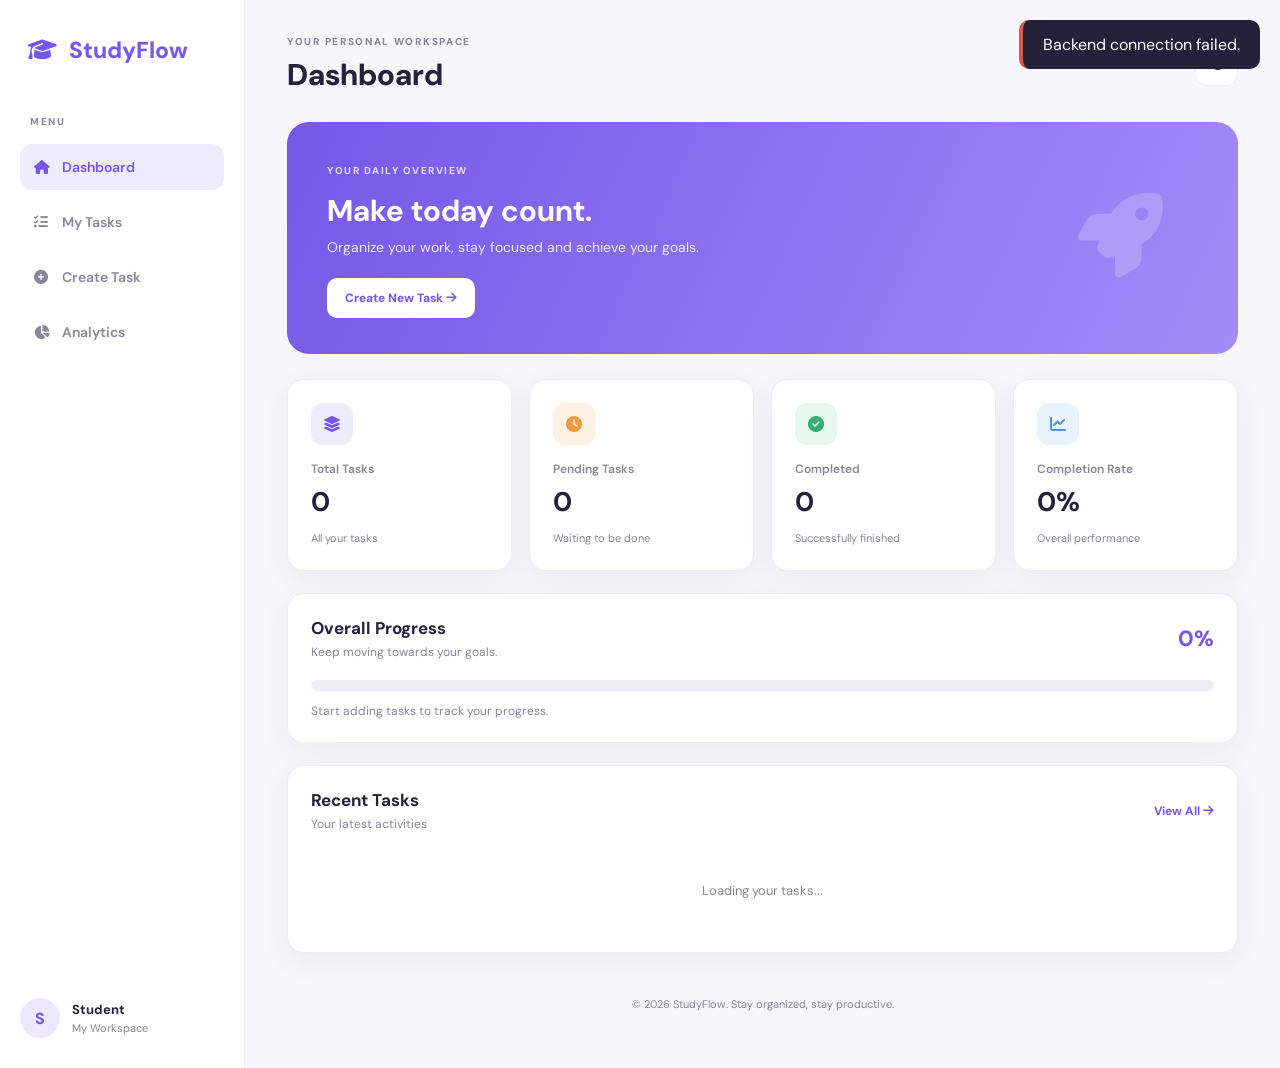
<file: index.html>
<!DOCTYPE html>
<html lang="en">
<head>
    <meta charset="UTF-8">
    <meta name="viewport" content="width=device-width, initial-scale=1.0">
    <title>StudyFlow | Dashboard</title>
    <link rel="stylesheet" href="style.css">
    <link rel="preconnect" href="https://fonts.googleapis.com">
    <link href="https://fonts.googleapis.com/css2?family=DM+Sans:wght@400;500;600;700;800&display=swap" rel="stylesheet">
    <link rel="stylesheet" href="https://cdnjs.cloudflare.com/ajax/libs/font-awesome/6.5.0/css/all.min.css">
</head>
<body>

<div class="app">
    <aside class="sidebar">
        <div class="brand"><i class="fa-solid fa-graduation-cap"></i> StudyFlow</div>
        <p class="menu-label">MENU</p>

        <nav>
            <a class="nav-link active" href="index.html"><i class="fa-solid fa-house"></i> Dashboard</a>
            <a class="nav-link" href="tasks.html"><i class="fa-solid fa-list-check"></i> My Tasks</a>
            <a class="nav-link" href="create-task.html"><i class="fa-solid fa-circle-plus"></i> Create Task</a>
            <a class="nav-link" href="analytics.html"><i class="fa-solid fa-chart-pie"></i> Analytics</a>
        </nav>

        <div class="sidebar-bottom">
            <div class="profile">
                <div class="avatar">S</div>
                <div><strong>Student</strong><small>My Workspace</small></div>
            </div>
        </div>
    </aside>

    <main class="main">
        <header class="topbar">
            <div>
                <p class="eyebrow">YOUR PERSONAL WORKSPACE</p>
                <h1>Dashboard</h1>
            </div>
            <button class="theme-btn" id="themeToggle"><i class="fa-solid fa-moon"></i></button>
        </header>

        <section class="welcome-banner">
            <div>
                <span class="banner-tag">YOUR DAILY OVERVIEW</span>
                <h2>Make today count.</h2>
                <p>Organize your work, stay focused and achieve your goals.</p>
                <a href="create-task.html" class="banner-btn">Create New Task <i class="fa-solid fa-arrow-right"></i></a>
            </div>
            <div class="banner-icon"><i class="fa-solid fa-rocket"></i></div>
        </section>

        <section class="stats-grid">
            <div class="stat-card">
                <div class="stat-icon purple"><i class="fa-solid fa-layer-group"></i></div>
                <p>Total Tasks</p>
                <h2 id="totalTasks">0</h2>
                <small>All your tasks</small>
            </div>
            <div class="stat-card">
                <div class="stat-icon orange"><i class="fa-solid fa-clock"></i></div>
                <p>Pending Tasks</p>
                <h2 id="pendingTasks">0</h2>
                <small>Waiting to be done</small>
            </div>
            <div class="stat-card">
                <div class="stat-icon green"><i class="fa-solid fa-circle-check"></i></div>
                <p>Completed</p>
                <h2 id="completedTasks">0</h2>
                <small>Successfully finished</small>
            </div>
            <div class="stat-card">
                <div class="stat-icon blue"><i class="fa-solid fa-chart-line"></i></div>
                <p>Completion Rate</p>
                <h2 id="completionRate">0%</h2>
                <small>Overall performance</small>
            </div>
        </section>

        <section class="content-card progress-card">
            <div class="section-heading">
                <div><h3>Overall Progress</h3><p>Keep moving towards your goals.</p></div>
                <span class="progress-number" id="progressPercent">0%</span>
            </div>
            <div class="progress-track"><div class="progress-fill" id="progressFill"></div></div>
            <p class="progress-message" id="progressMessage">Start adding tasks to track your progress.</p>
        </section>

        <section class="content-card">
            <div class="section-heading">
                <div><h3>Recent Tasks</h3><p>Your latest activities</p></div>
                <a href="tasks.html" class="text-link">View All <i class="fa-solid fa-arrow-right"></i></a>
            </div>
            <div id="recentTasks" class="task-list">
                <p class="empty-state">Loading your tasks...</p>
            </div>
        </section>

        <footer>© 2026 StudyFlow. Stay organized, stay productive.</footer>
    </main>
</div>

<script src="script.js"></script>
</body>
</html>
</file>
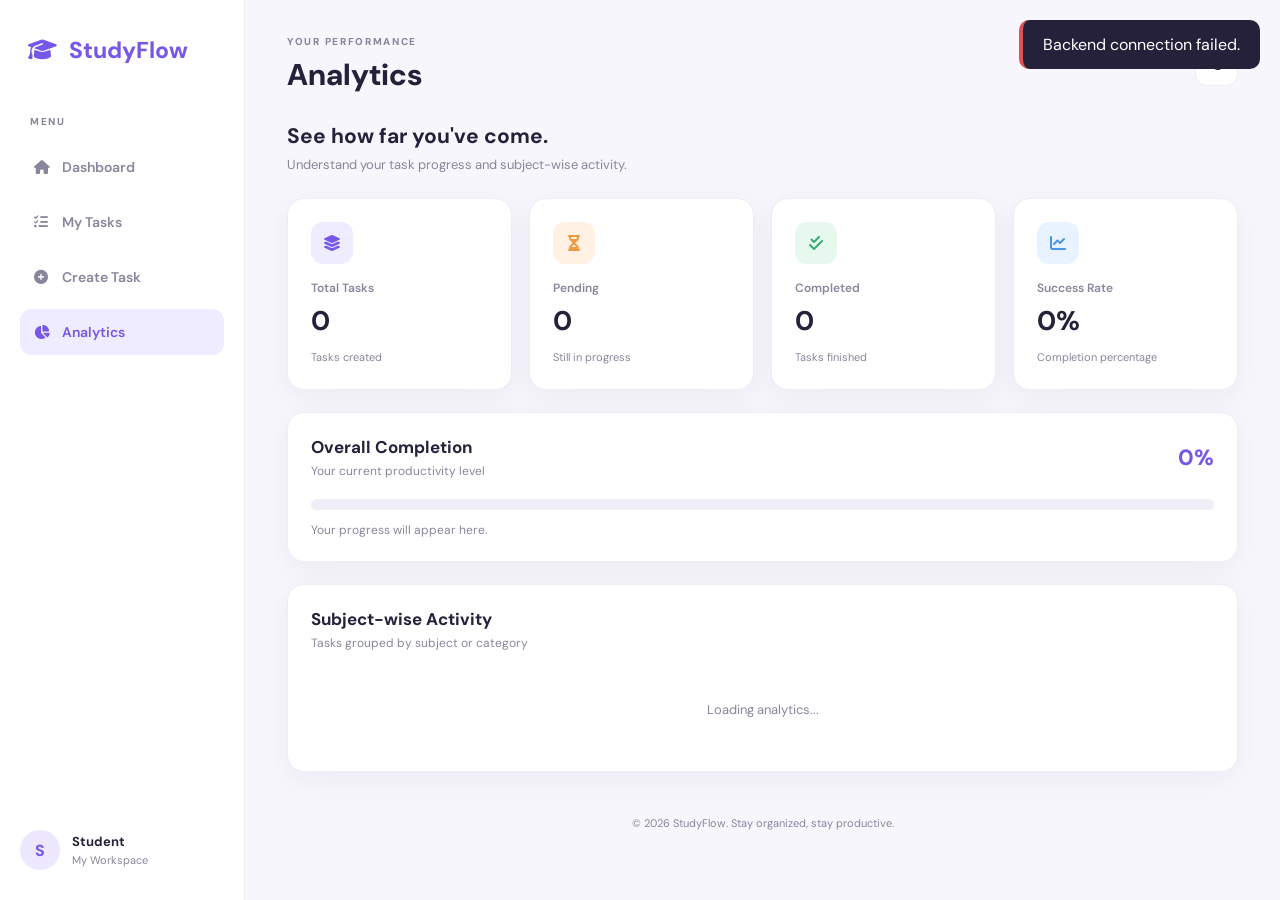
<file: analytics.html>
<!DOCTYPE html>
<html lang="en">
<head>
    <meta charset="UTF-8">
    <meta name="viewport" content="width=device-width, initial-scale=1.0">
    <title>StudyFlow | Analytics</title>
    <link rel="stylesheet" href="style.css">
    <link href="https://fonts.googleapis.com/css2?family=DM+Sans:wght@400;500;600;700;800&display=swap" rel="stylesheet">
    <link rel="stylesheet" href="https://cdnjs.cloudflare.com/ajax/libs/font-awesome/6.5.0/css/all.min.css">
</head>
<body>

<div class="app">
    <aside class="sidebar">
        <div class="brand"><i class="fa-solid fa-graduation-cap"></i> StudyFlow</div>
        <p class="menu-label">MENU</p>
        <nav>
            <a class="nav-link" href="index.html"><i class="fa-solid fa-house"></i> Dashboard</a>
            <a class="nav-link" href="tasks.html"><i class="fa-solid fa-list-check"></i> My Tasks</a>
            <a class="nav-link" href="create-task.html"><i class="fa-solid fa-circle-plus"></i> Create Task</a>
            <a class="nav-link active" href="analytics.html"><i class="fa-solid fa-chart-pie"></i> Analytics</a>
        </nav>
        <div class="sidebar-bottom">
            <div class="profile"><div class="avatar">S</div><div><strong>Student</strong><small>My Workspace</small></div></div>
        </div>
    </aside>

    <main class="main">
        <header class="topbar">
            <div><p class="eyebrow">YOUR PERFORMANCE</p><h1>Analytics</h1></div>
            <button class="theme-btn" id="themeToggle"><i class="fa-solid fa-moon"></i></button>
        </header>

        <section class="page-intro">
            <div><h2>See how far you've come.</h2><p>Understand your task progress and subject-wise activity.</p></div>
        </section>

        <section class="stats-grid">
            <div class="stat-card">
                <div class="stat-icon purple"><i class="fa-solid fa-layer-group"></i></div>
                <p>Total Tasks</p><h2 id="totalTasks">0</h2><small>Tasks created</small>
            </div>
            <div class="stat-card">
                <div class="stat-icon orange"><i class="fa-solid fa-hourglass-half"></i></div>
                <p>Pending</p><h2 id="pendingTasks">0</h2><small>Still in progress</small>
            </div>
            <div class="stat-card">
                <div class="stat-icon green"><i class="fa-solid fa-check-double"></i></div>
                <p>Completed</p><h2 id="completedTasks">0</h2><small>Tasks finished</small>
            </div>
            <div class="stat-card">
                <div class="stat-icon blue"><i class="fa-solid fa-chart-line"></i></div>
                <p>Success Rate</p><h2 id="completionRate">0%</h2><small>Completion percentage</small>
            </div>
        </section>

        <section class="content-card progress-card">
            <div class="section-heading">
                <div><h3>Overall Completion</h3><p>Your current productivity level</p></div>
                <span class="progress-number" id="progressPercent">0%</span>
            </div>
            <div class="progress-track"><div class="progress-fill" id="progressFill"></div></div>
            <p class="progress-message" id="progressMessage">Your progress will appear here.</p>
        </section>

        <section class="content-card">
            <div class="section-heading">
                <div><h3>Subject-wise Activity</h3><p>Tasks grouped by subject or category</p></div>
            </div>
            <div id="subjectSummary" class="subject-summary">
                <p class="empty-state">Loading analytics...</p>
            </div>
        </section>

        <footer>© 2026 StudyFlow. Stay organized, stay productive.</footer>
    </main>
</div>

<script src="script.js"></script>
</body>
</html>
</file>
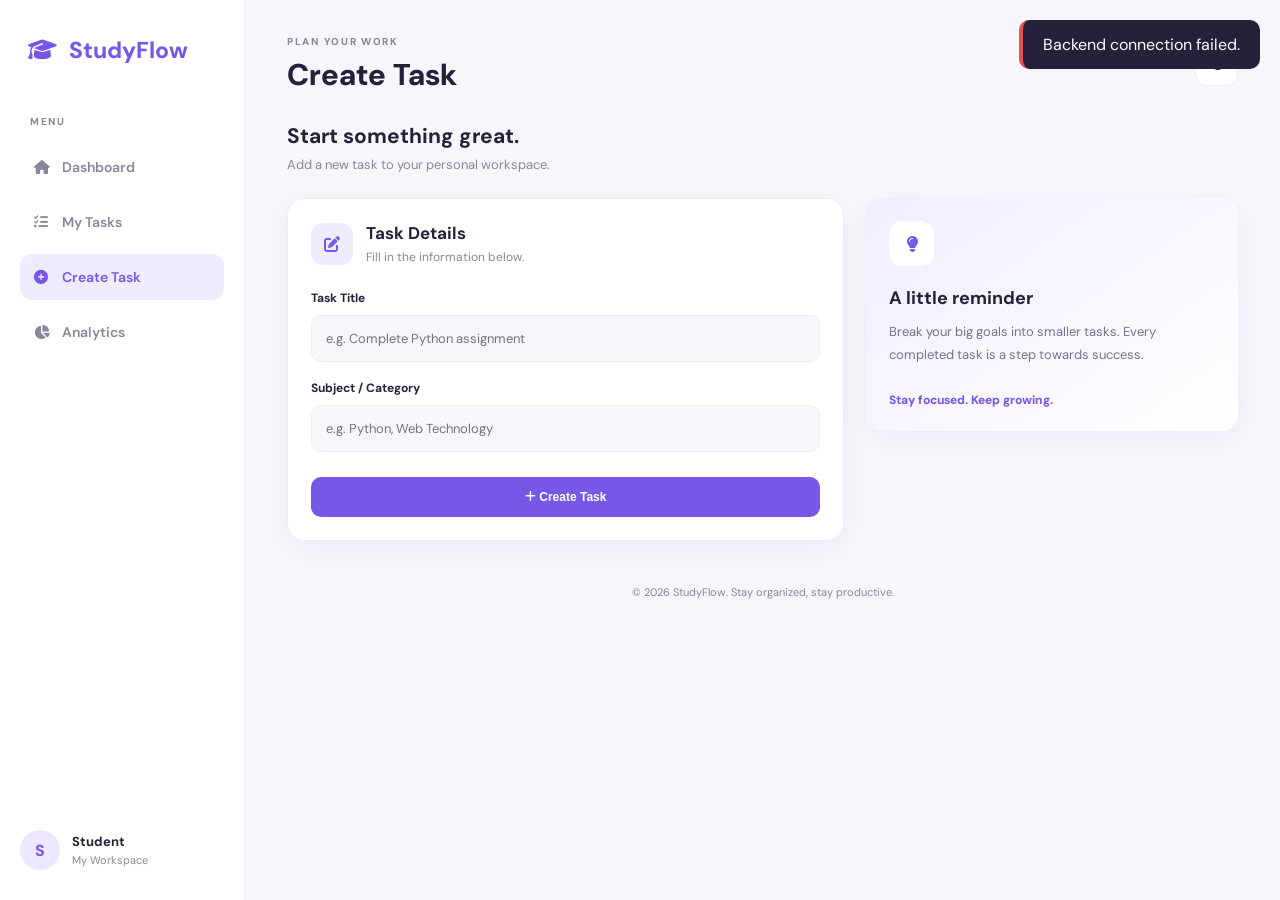
<file: create-task.html>
<!DOCTYPE html>
<html lang="en">
<head>
    <meta charset="UTF-8">
    <meta name="viewport" content="width=device-width, initial-scale=1.0">
    <title>StudyFlow | Create Task</title>
    <link rel="stylesheet" href="style.css">
    <link href="https://fonts.googleapis.com/css2?family=DM+Sans:wght@400;500;600;700;800&display=swap" rel="stylesheet">
    <link rel="stylesheet" href="https://cdnjs.cloudflare.com/ajax/libs/font-awesome/6.5.0/css/all.min.css">
</head>
<body>

<div class="app">
    <aside class="sidebar">
        <div class="brand"><i class="fa-solid fa-graduation-cap"></i> StudyFlow</div>
        <p class="menu-label">MENU</p>
        <nav>
            <a class="nav-link" href="index.html"><i class="fa-solid fa-house"></i> Dashboard</a>
            <a class="nav-link" href="tasks.html"><i class="fa-solid fa-list-check"></i> My Tasks</a>
            <a class="nav-link active" href="create-task.html"><i class="fa-solid fa-circle-plus"></i> Create Task</a>
            <a class="nav-link" href="analytics.html"><i class="fa-solid fa-chart-pie"></i> Analytics</a>
        </nav>
        <div class="sidebar-bottom">
            <div class="profile"><div class="avatar">S</div><div><strong>Student</strong><small>My Workspace</small></div></div>
        </div>
    </aside>

    <main class="main">
        <header class="topbar">
            <div><p class="eyebrow">PLAN YOUR WORK</p><h1>Create Task</h1></div>
            <button class="theme-btn" id="themeToggle"><i class="fa-solid fa-moon"></i></button>
        </header>

        <section class="page-intro">
            <div><h2>Start something great.</h2><p>Add a new task to your personal workspace.</p></div>
        </section>

        <section class="create-layout">
            <div class="content-card create-card">
                <div class="form-title">
                    <div class="stat-icon purple"><i class="fa-solid fa-pen-to-square"></i></div>
                    <div><h3>Task Details</h3><p>Fill in the information below.</p></div>
                </div>

                <div id="message" class="message"></div>

                <form id="taskForm">
                    <label for="taskTitle">Task Title</label>
                    <input type="text" id="taskTitle" placeholder="e.g. Complete Python assignment" required maxlength="150">

                    <label for="taskSubject">Subject / Category</label>
                    <input type="text" id="taskSubject" placeholder="e.g. Python, Web Technology" required maxlength="100">

                    <button type="submit" class="primary-btn full-btn" id="addTaskBtn">
                        <i class="fa-solid fa-plus"></i> Create Task
                    </button>
                </form>
            </div>

            <div class="content-card tip-card">
                <div class="tip-icon"><i class="fa-solid fa-lightbulb"></i></div>
                <h3>A little reminder</h3>
                <p>Break your big goals into smaller tasks. Every completed task is a step towards success.</p>
                <div class="tip-decoration">Stay focused. Keep growing.</div>
            </div>
        </section>

        <footer>© 2026 StudyFlow. Stay organized, stay productive.</footer>
    </main>
</div>

<script src="script.js"></script>
</body>
</html>
</file>
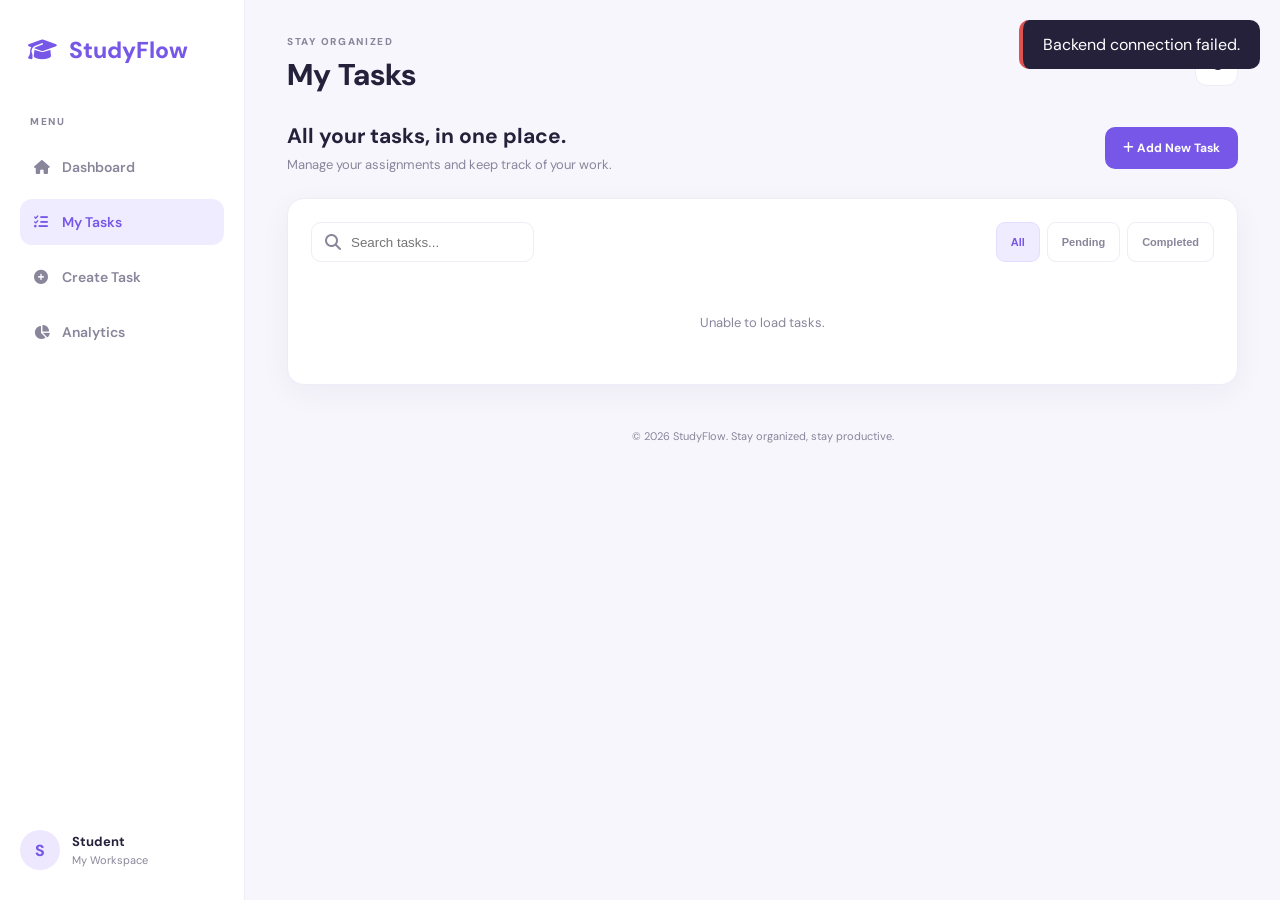
<file: tasks.html>
<!DOCTYPE html>
<html lang="en">
<head>
    <meta charset="UTF-8">
    <meta name="viewport" content="width=device-width, initial-scale=1.0">
    <title>StudyFlow | My Tasks</title>
    <link rel="stylesheet" href="style.css">
    <link href="https://fonts.googleapis.com/css2?family=DM+Sans:wght@400;500;600;700;800&display=swap" rel="stylesheet">
    <link rel="stylesheet" href="https://cdnjs.cloudflare.com/ajax/libs/font-awesome/6.5.0/css/all.min.css">
</head>
<body>

<div class="app">
    <aside class="sidebar">
        <div class="brand"><i class="fa-solid fa-graduation-cap"></i> StudyFlow</div>
        <p class="menu-label">MENU</p>
        <nav>
            <a class="nav-link" href="index.html"><i class="fa-solid fa-house"></i> Dashboard</a>
            <a class="nav-link active" href="tasks.html"><i class="fa-solid fa-list-check"></i> My Tasks</a>
            <a class="nav-link" href="create-task.html"><i class="fa-solid fa-circle-plus"></i> Create Task</a>
            <a class="nav-link" href="analytics.html"><i class="fa-solid fa-chart-pie"></i> Analytics</a>
        </nav>
        <div class="sidebar-bottom">
            <div class="profile"><div class="avatar">S</div><div><strong>Student</strong><small>My Workspace</small></div></div>
        </div>
    </aside>

    <main class="main">
        <header class="topbar">
            <div><p class="eyebrow">STAY ORGANIZED</p><h1>My Tasks</h1></div>
            <button class="theme-btn" id="themeToggle"><i class="fa-solid fa-moon"></i></button>
        </header>

        <section class="page-intro">
            <div><h2>All your tasks, in one place.</h2><p>Manage your assignments and keep track of your work.</p></div>
            <a href="create-task.html" class="primary-btn"><i class="fa-solid fa-plus"></i> Add New Task</a>
        </section>

        <section class="content-card">
            <div class="task-toolbar">
                <div class="search-box">
                    <i class="fa-solid fa-magnifying-glass"></i>
                    <input type="text" id="searchInput" placeholder="Search tasks...">
                </div>
                <div class="filter-buttons">
                    <button class="filter-btn active" data-filter="all">All</button>
                    <button class="filter-btn" data-filter="pending">Pending</button>
                    <button class="filter-btn" data-filter="completed">Completed</button>
                </div>
            </div>

            <div id="message" class="message"></div>
            <div id="taskList" class="task-list">
                <p class="empty-state">Loading tasks...</p>
            </div>
        </section>

        <footer>© 2026 StudyFlow. Stay organized, stay productive.</footer>
    </main>
</div>

<script src="script.js"></script>
</body>
</html>
</file>
<file: style.css>
:root {
    --primary: #7657e8;
    --primary-dark: #6042d0;
    --background: #f7f6fc;
    --surface: #ffffff;
    --text: #25213b;
    --muted: #89869b;
    --border: #eeecf5;
    --shadow: 0 8px 30px rgba(48, 36, 92, 0.05);
}

* {
    margin: 0;
    padding: 0;
    box-sizing: border-box;
}

body {
    font-family: 'DM Sans', sans-serif;
    background: var(--background);
    color: var(--text);
}

.app {
    display: flex;
    min-height: 100vh;
}

.sidebar {
    width: 245px;
    background: var(--surface);
    border-right: 1px solid var(--border);
    padding: 30px 20px;
    display: flex;
    flex-direction: column;
    flex-shrink: 0;
}

.brand {
    font-size: 23px;
    font-weight: 800;
    color: var(--primary);
    margin: 5px 0 50px 8px;
}

.brand i {
    margin-right: 7px;
}

.menu-label, .eyebrow {
    font-size: 10px;
    font-weight: 800;
    letter-spacing: 1.7px;
    color: var(--muted);
    margin: 0 0 16px 10px;
}

.sidebar nav {
    display: grid;
    gap: 9px;
}

.nav-link {
    text-decoration: none;
    color: var(--muted);
    padding: 14px;
    border-radius: 12px;
    font-weight: 600;
    font-size: 14px;
    transition: .2s;
}

.nav-link i {
    width: 25px;
}

.nav-link:hover, .nav-link.active {
    background: #f0ecff;
    color: var(--primary);
}

.sidebar-bottom {
    margin-top: auto;
    padding-top: 30px;
}

.profile {
    display: flex;
    align-items: center;
    gap: 12px;
}

.avatar {
    background: #eee8ff;
    color: var(--primary);
    border-radius: 50%;
    width: 40px;
    height: 40px;
    display: grid;
    place-items: center;
    font-weight: 800;
}

.profile strong, .profile small {
    display: block;
}

.profile strong {
    font-size: 13px;
}

.profile small {
    font-size: 11px;
    color: var(--muted);
    margin-top: 3px;
}

.main {
    flex: 1;
    min-width: 0;
    padding: 35px 42px;
    max-width: 1500px;
}

.topbar {
    display: flex;
    align-items: center;
    justify-content: space-between;
    margin-bottom: 28px;
}

.topbar .eyebrow {
    margin: 0 0 7px;
}

h1 {
    font-size: 30px;
    font-weight: 800;
}

.theme-btn {
    background: var(--surface);
    border: 1px solid var(--border);
    border-radius: 12px;
    width: 43px;
    height: 43px;
    color: var(--text);
    cursor: pointer;
}

.welcome-banner {
    background: linear-gradient(115deg, #7657e8, #a48bf8);
    color: white;
    border-radius: 22px;
    padding: 36px 40px;
    display: flex;
    align-items: center;
    justify-content: space-between;
    margin-bottom: 25px;
    overflow: hidden;
}

.banner-tag {
    font-size: 10px;
    letter-spacing: 1.5px;
    font-weight: 700;
    opacity: .8;
}

.welcome-banner h2 {
    font-size: 30px;
    margin: 12px 0 8px;
}

.welcome-banner p {
    font-size: 14px;
    opacity: .85;
}

.banner-btn {
    display: inline-block;
    background: white;
    color: var(--primary);
    text-decoration: none;
    padding: 12px 18px;
    border-radius: 10px;
    font-size: 12px;
    font-weight: 800;
    margin-top: 22px;
}

.banner-icon {
    font-size: 85px;
    opacity: .2;
    margin-right: 35px;
}

.stats-grid {
    display: grid;
    grid-template-columns: repeat(4, 1fr);
    gap: 17px;
    margin-bottom: 22px;
}

.stat-card, .content-card {
    background: var(--surface);
    border: 1px solid var(--border);
    border-radius: 17px;
    padding: 23px;
    box-shadow: var(--shadow);
}

.stat-icon {
    width: 42px;
    height: 42px;
    border-radius: 12px;
    display: grid;
    place-items: center;
    margin-bottom: 16px;
}

.purple { background: #f0ecff; color: #7657e8; }
.orange { background: #fff1e4; color: #f29a42; }
.green { background: #e7f8ef; color: #35ad70; }
.blue { background: #e8f3ff; color: #4995e8; }

.stat-card p {
    color: var(--muted);
    font-size: 12px;
    font-weight: 600;
}

.stat-card h2 {
    font-size: 27px;
    margin: 7px 0;
}

.stat-card small {
    color: var(--muted);
    font-size: 11px;
}

.content-card {
    margin-bottom: 22px;
}

.section-heading {
    display: flex;
    align-items: center;
    justify-content: space-between;
    margin-bottom: 20px;
}

.section-heading h3, .form-title h3 {
    font-size: 17px;
    margin-bottom: 5px;
}

.section-heading p, .form-title p {
    color: var(--muted);
    font-size: 12px;
}

.progress-number {
    color: var(--primary);
    font-size: 22px;
    font-weight: 800;
}

.progress-track {
    height: 11px;
    background: #efedf5;
    border-radius: 20px;
    overflow: hidden;
}

.progress-fill {
    height: 100%;
    width: 0;
    background: linear-gradient(90deg, #7657e8, #b29fff);
    border-radius: 20px;
    transition: width .4s;
}

.progress-message {
    color: var(--muted);
    font-size: 12px;
    margin-top: 12px;
}

.text-link {
    color: var(--primary);
    font-size: 12px;
    font-weight: 700;
    text-decoration: none;
}

.task-list {
    display: grid;
    gap: 12px;
}

.task-item {
    display: flex;
    align-items: center;
    justify-content: space-between;
    gap: 15px;
    padding: 16px;
    border: 1px solid var(--border);
    border-radius: 13px;
    background: var(--surface);
}

.task-info h4 {
    font-size: 14px;
    margin-bottom: 5px;
    overflow-wrap: anywhere;
}

.task-info p {
    color: var(--muted);
    font-size: 11px;
}

.task-actions {
    display: flex;
    gap: 7px;
    flex-wrap: wrap;
}

.action-btn {
    border: 0;
    border-radius: 8px;
    padding: 9px 11px;
    font-size: 11px;
    font-weight: 700;
    cursor: pointer;
}

.complete-btn {
    background: #e7f8ef;
    color: #26965c;
}

.undo-btn {
    background: #f0ecff;
    color: var(--primary);
}

.delete-btn {
    background: #fff0f0;
    color: #e45b64;
}

.status {
    display: inline-block;
    font-size: 10px;
    padding: 5px 9px;
    border-radius: 20px;
    margin-top: 7px;
    font-weight: 700;
}

.status.pending {
    background: #fff2e4;
    color: #d98930;
}

.status.completed {
    background: #e7f8ef;
    color: #26965c;
}

.empty-state {
    color: var(--muted);
    font-size: 13px;
    text-align: center;
    padding: 30px 10px;
}

.page-intro {
    display: flex;
    justify-content: space-between;
    align-items: center;
    gap: 15px;
    margin-bottom: 25px;
}

.page-intro h2 {
    font-size: 21px;
    margin-bottom: 6px;
}

.page-intro p {
    font-size: 13px;
    color: var(--muted);
}

.primary-btn {
    background: var(--primary);
    color: white;
    border: 0;
    border-radius: 10px;
    padding: 13px 18px;
    font-size: 12px;
    font-weight: 700;
    text-decoration: none;
    cursor: pointer;
    display: inline-block;
}

.primary-btn:hover {
    background: var(--primary-dark);
}

.task-toolbar {
    display: flex;
    justify-content: space-between;
    gap: 15px;
    margin-bottom: 22px;
    flex-wrap: wrap;
}

.search-box {
    border: 1px solid var(--border);
    border-radius: 10px;
    padding: 11px 13px;
    display: flex;
    gap: 10px;
    align-items: center;
    min-width: 220px;
    color: var(--muted);
}

.search-box input {
    border: 0;
    outline: 0;
    background: transparent;
    color: var(--text);
    width: 100%;
}

.filter-buttons {
    display: flex;
    gap: 7px;
}

.filter-btn {
    border: 1px solid var(--border);
    background: var(--surface);
    padding: 10px 14px;
    border-radius: 9px;
    cursor: pointer;
    color: var(--muted);
    font-size: 11px;
    font-weight: 700;
}

.filter-btn.active {
    background: #f0ecff;
    color: var(--primary);
    border-color: #e5ddff;
}

.create-layout {
    display: grid;
    grid-template-columns: 1.5fr 1fr;
    gap: 22px;
    align-items: start;
}

.form-title {
    display: flex;
    align-items: center;
    gap: 13px;
    margin-bottom: 25px;
}

.form-title .stat-icon {
    margin: 0;
}

form label {
    display: block;
    font-size: 12px;
    font-weight: 700;
    margin: 18px 0 9px;
}

form input {
    width: 100%;
    border: 1px solid var(--border);
    background: var(--background);
    border-radius: 10px;
    padding: 14px;
    font: inherit;
    font-size: 13px;
    outline: none;
    color: var(--text);
}

form input:focus {
    border-color: var(--primary);
}

.full-btn {
    width: 100%;
    margin-top: 25px;
}

.tip-card {
    background: linear-gradient(145deg, #f1edff, #fff);
    border: 0;
}

.tip-icon {
    width: 45px;
    height: 45px;
    display: grid;
    place-items: center;
    background: white;
    color: var(--primary);
    border-radius: 13px;
    margin-bottom: 20px;
}

.tip-card h3 {
    font-size: 18px;
    margin-bottom: 10px;
}

.tip-card p {
    font-size: 13px;
    color: #77718e;
    line-height: 1.8;
}

.tip-decoration {
    margin-top: 25px;
    color: var(--primary);
    font-size: 12px;
    font-weight: 800;
}

.subject-summary {
    display: grid;
    gap: 17px;
}

.subject-row {
    display: grid;
    gap: 8px;
}

.subject-info {
    display: flex;
    justify-content: space-between;
    font-size: 12px;
    font-weight: 600;
}

.subject-info span:last-child {
    color: var(--muted);
}

.subject-track {
    height: 9px;
    background: #efedf5;
    border-radius: 20px;
    overflow: hidden;
}

.subject-fill {
    height: 100%;
    background: linear-gradient(90deg, #7657e8, #b29fff);
    border-radius: 20px;
}

.message {
    font-size: 12px;
    margin-bottom: 12px;
}

.message.success { color: #26965c; }
.message.error { color: #e45b64; }

footer {
    text-align: center;
    color: var(--muted);
    font-size: 11px;
    padding: 22px;
}

body.dark {
    --background: #171525;
    --surface: #211e32;
    --text: #f3f0ff;
    --muted: #aaa4c0;
    --border: #353047;
    --shadow: none;
}

body.dark .nav-link:hover,
body.dark .nav-link.active,
body.dark .filter-btn.active {
    background: #342b50;
}

body.dark .tip-card {
    background: #29223d;
}

body.dark .tip-icon {
    background: #342b50;
}

body.dark .tip-card p {
    color: var(--muted);
}

body.dark form input,
body.dark .search-box {
    background: #29263b;
}

body.dark .task-item {
    background: var(--surface);
}

@media (max-width: 1000px) {
    .stats-grid {
        grid-template-columns: repeat(2, 1fr);
    }

    .main {
        padding: 25px;
    }
}

@media (max-width: 700px) {
    .app {
        display: block;
    }

    .sidebar {
        width: 100%;
        padding: 17px;
    }

    .brand {
        margin: 5px 0 18px;
    }

    .menu-label, .sidebar-bottom {
        display: none;
    }

    .sidebar nav {
        display: flex;
        overflow-x: auto;
    }

    .nav-link {
        white-space: nowrap;
        padding: 11px;
        font-size: 12px;
    }

    .main {
        padding: 20px 14px;
    }

    h1 {
        font-size: 25px;
    }

    .welcome-banner {
        padding: 25px;
    }

    .welcome-banner h2 {
        font-size: 24px;
    }

    .banner-icon {
        display: none;
    }

    .stats-grid {
        grid-template-columns: repeat(2, 1fr);
        gap: 10px;
    }

    .stat-card {
        padding: 16px;
    }

    .create-layout {
        grid-template-columns: 1fr;
    }

    .page-intro {
        align-items: flex-start;
        flex-direction: column;
    }

    .task-toolbar {
        flex-direction: column;
    }

    .task-item {
        align-items: flex-start;
        flex-direction: column;
    }
}
</file>
